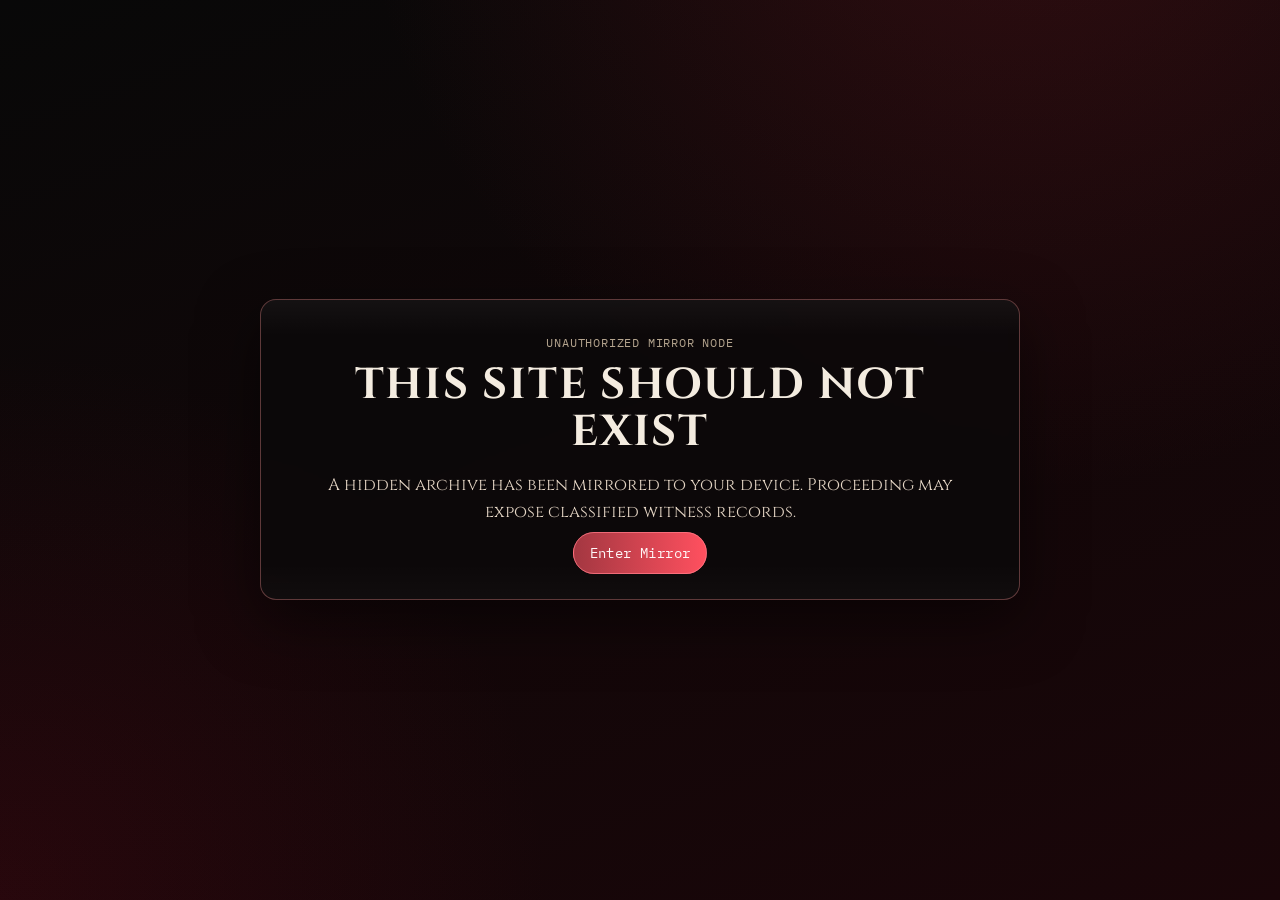
<file: index.html>
<!doctype html>
<html lang="en">
  <head>
    <meta charset="UTF-8" />
    <meta name="viewport" content="width=device-width, initial-scale=1.0" />
    <title>Mirror Gate | Cursed Archive</title>
    <link rel="stylesheet" href="./assets/styles.css" />
  </head>
  <body class="horror">
    <main class="scene scene-center">
      <section class="card card-portal stagger">
        <p class="mono subtle">UNAUTHORIZED MIRROR NODE</p>
        <h1 class="title-main" data-glitch>
          this site should not exist
        </h1>
        <p class="lead">
          A hidden archive has been mirrored to your device. Proceeding may
          expose classified witness records.
        </p>
        <a class="btn btn-danger" href="./intake.html">Enter Mirror</a>
      </section>
    </main>
    <script src="./assets/script.js"></script>
  </body>
</html>
</file>
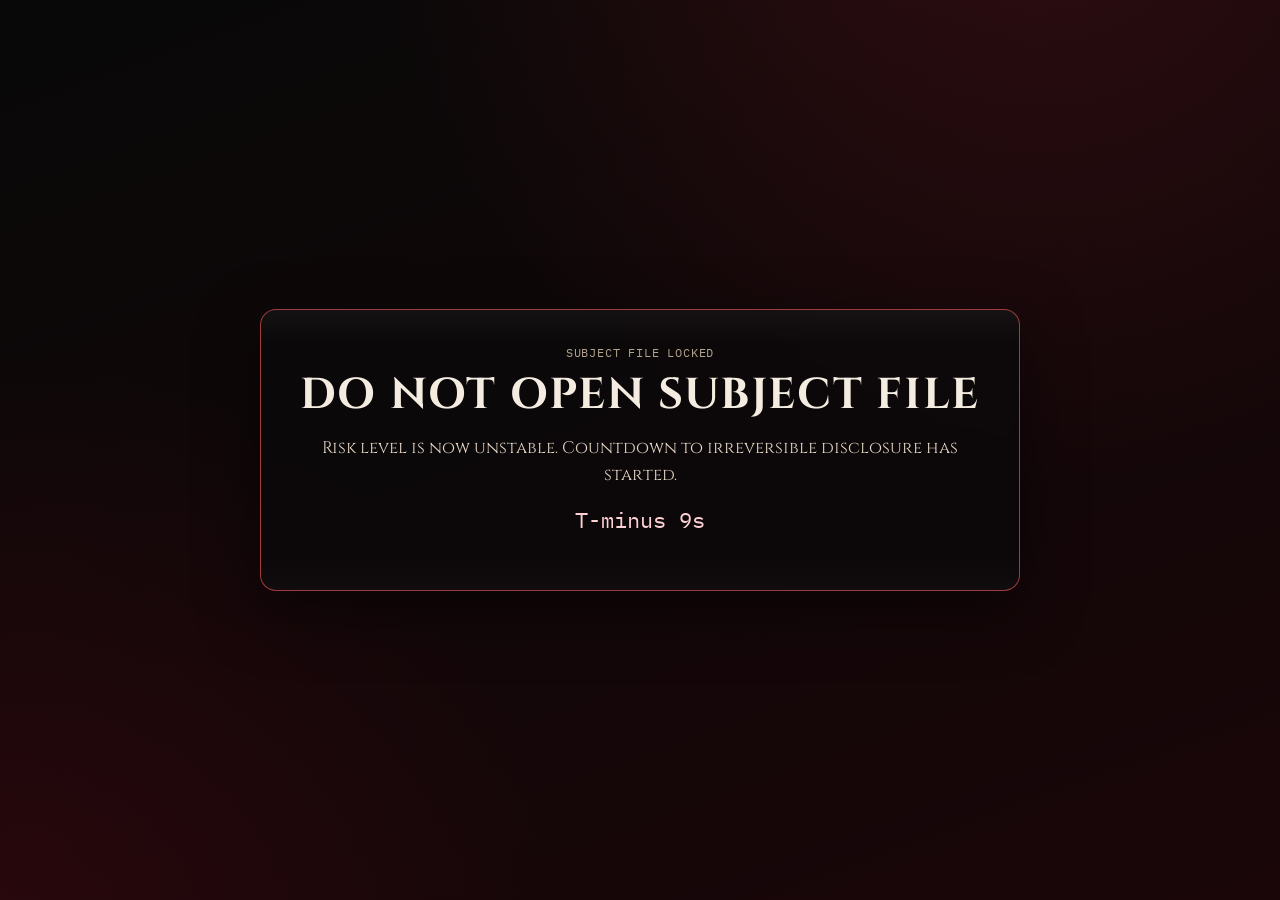
<file: final-warning.html>
<!doctype html>
<html lang="en">
  <head>
    <meta charset="UTF-8" />
    <meta name="viewport" content="width=device-width, initial-scale=1.0" />
    <title>Final Warning | Cursed Archive</title>
    <link rel="stylesheet" href="./assets/styles.css" />
  </head>
  <body class="horror">
    <main class="scene scene-center">
      <section class="card card-alert stagger">
        <p class="mono subtle">SUBJECT FILE LOCKED</p>
        <h1 class="title-main" data-glitch>do not open subject file</h1>
        <p class="lead">
          Risk level is now unstable. Countdown to irreversible disclosure has
          started.
        </p>
        <p class="countdown mono">T-minus <span data-countdown>10</span>s</p>
        <div id="decryptLoader" class="loader hidden">
          <p class="mono">Decrypting sealed confession...</p>
          <div class="progress-wrap">
            <div class="progress-bar" id="progressBar"></div>
          </div>
        </div>
        <div class="actions">
          <button class="btn btn-danger hidden" id="openFileBtn" type="button">
            Open Subject File
          </button>
        </div>
      </section>
    </main>
    <script src="./assets/script.js"></script>
  </body>
</html>
</file>
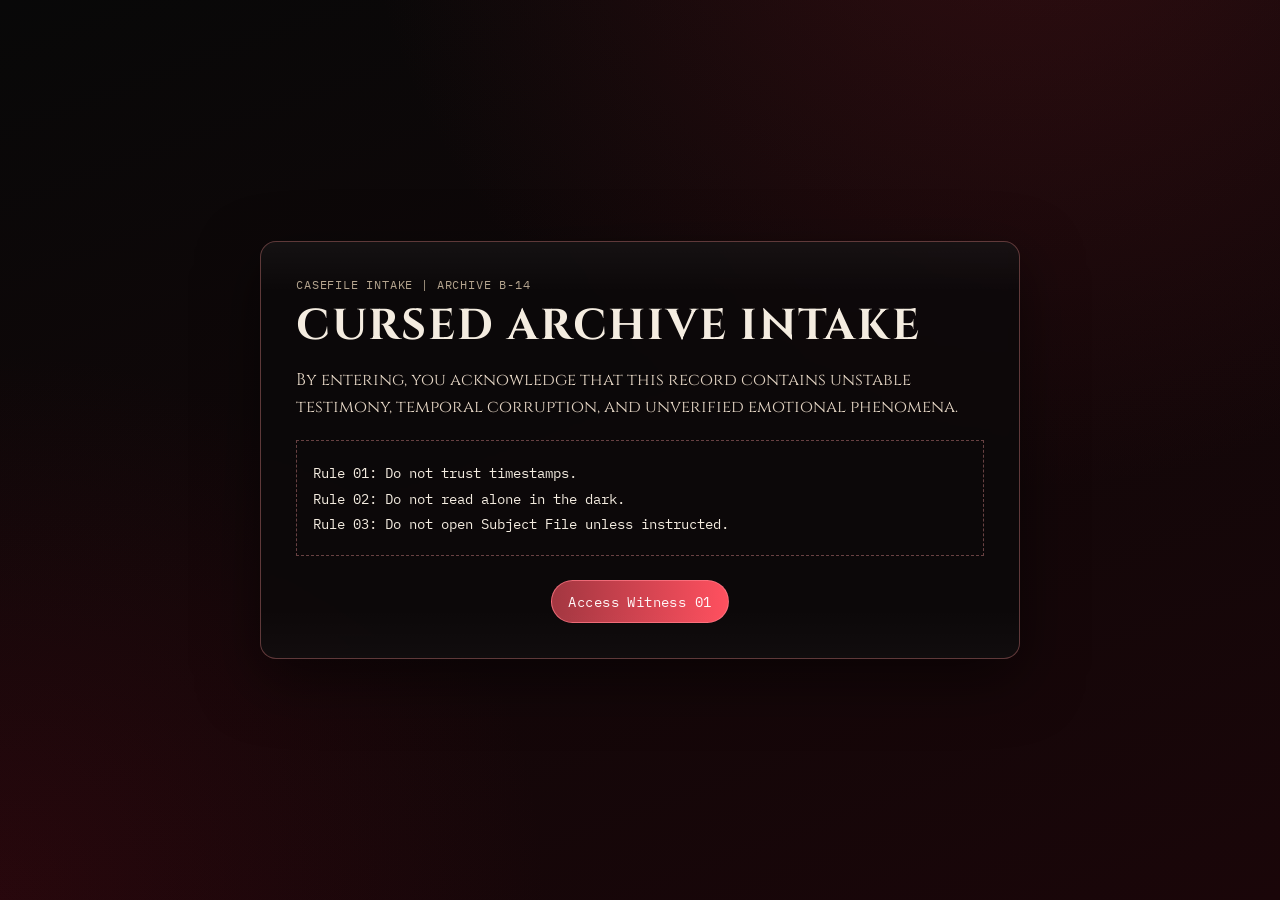
<file: intake.html>
<!doctype html>
<html lang="en">
  <head>
    <meta charset="UTF-8" />
    <meta name="viewport" content="width=device-width, initial-scale=1.0" />
    <title>Intake | Cursed Archive</title>
    <link rel="stylesheet" href="./assets/styles.css" />
  </head>
  <body class="horror">
    <main class="scene">
      <section class="card stagger">
        <p class="mono subtle">CASEFILE INTAKE | ARCHIVE B-14</p>
        <h1 class="title-main" data-glitch>Cursed Archive Intake</h1>
        <p class="lead">
          By entering, you acknowledge that this record contains unstable
          testimony, temporal corruption, and unverified emotional phenomena.
        </p>
        <div class="rule-box">
          <p>Rule 01: Do not trust timestamps.</p>
          <p>Rule 02: Do not read alone in the dark.</p>
          <p>Rule 03: Do not open Subject File unless instructed.</p>
        </div>
        <div class="actions">
          <a class="btn btn-danger" href="./witness-01.html">Access Witness 01</a>
        </div>
      </section>
    </main>
    <script src="./assets/script.js"></script>
  </body>
</html>
</file>
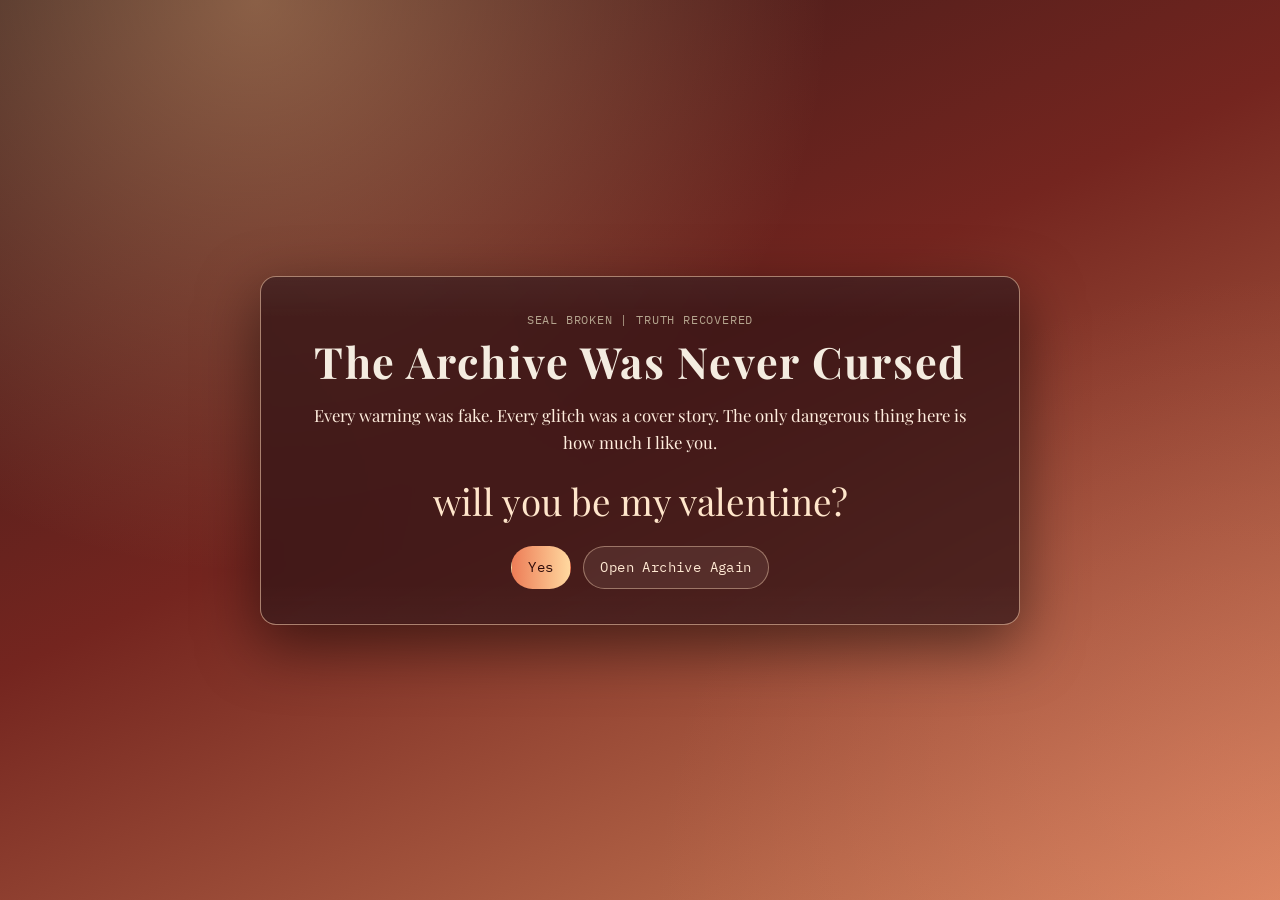
<file: reveal.html>
<!doctype html>
<html lang="en">
  <head>
    <meta charset="UTF-8" />
    <meta name="viewport" content="width=device-width, initial-scale=1.0" />
    <title>Reveal | Cursed Archive</title>
    <link rel="stylesheet" href="./assets/styles.css" />
  </head>
  <body class="reveal">
    <main class="scene scene-center">
      <section class="card card-reveal stagger" id="revealCard">
        <p class="mono subtle">SEAL BROKEN | TRUTH RECOVERED</p>
        <h1 class="title-main reveal-title">The Archive Was Never Cursed</h1>
        <p class="lead reveal-lead">
          Every warning was fake. Every glitch was a cover story. The only
          dangerous thing here is how much I like you.
        </p>
        <p class="question">will you be my valentine?</p>
        <div class="actions">
          <button class="btn btn-love" id="yesBtn" type="button">Yes</button>
          <a class="btn btn-ghost" href="./intake.html">Open Archive Again</a>
        </div>
        <section class="note hidden" id="loveNote">
          <p class="note-title">Recovered Personal Note</p>
          <p>
            Jaskaran wants one official date night request on record:
            <span class="highlight">February 14, 2026</span>.
          </p>
          <p>
            If you say yes, the case closes with dinner, laughter, and one very
            happy heart.
          </p>
          <p class="signature">- Jaskaran</p>
        </section>
      </section>
    </main>
    <script src="./assets/script.js"></script>
  </body>
</html>
</file>
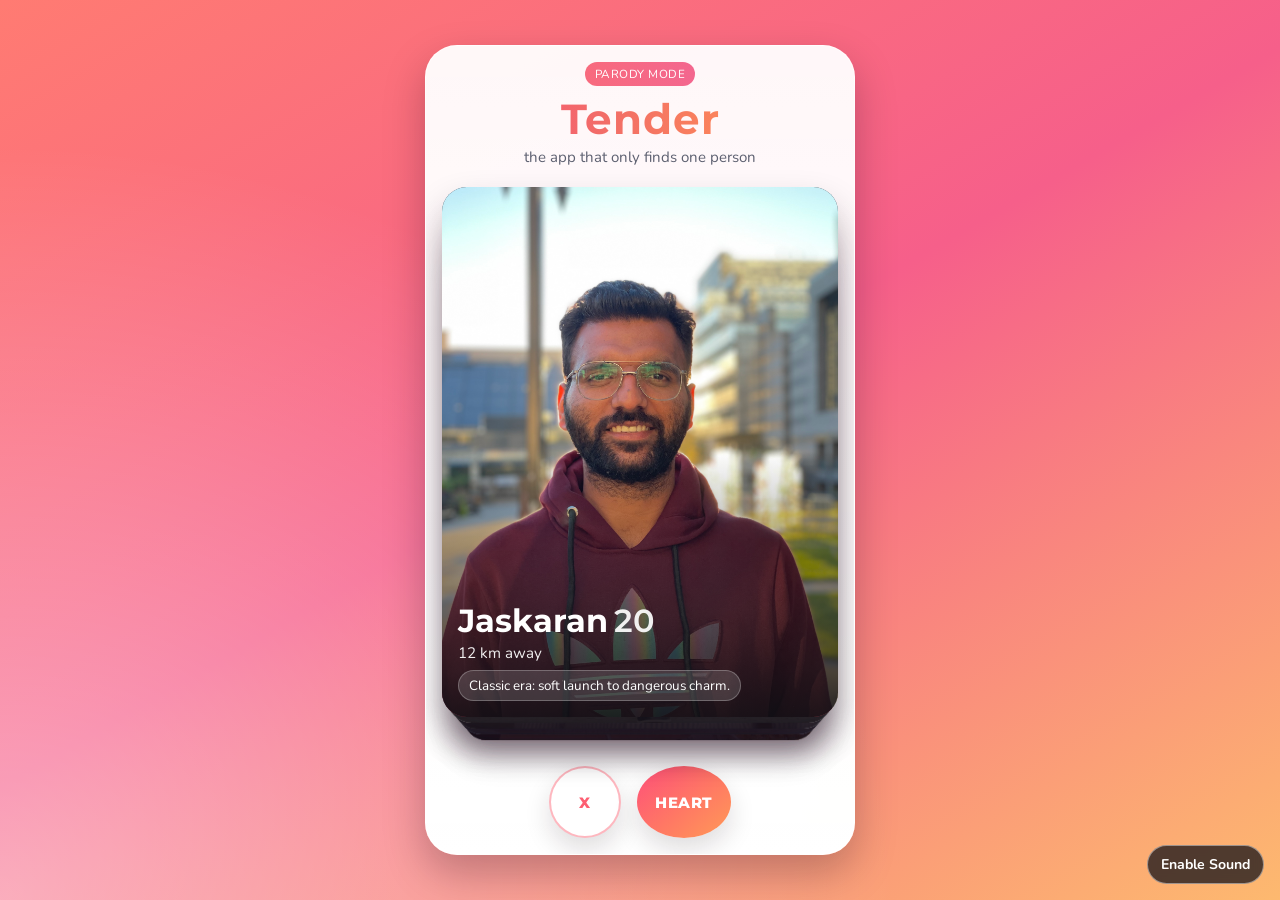
<file: tinder-parody.html>
<!doctype html>
<html lang="en">
  <head>
    <meta charset="UTF-8" />
    <meta name="viewport" content="width=device-width, initial-scale=1.0" />
    <title>Tender | Rigged Match</title>
    <link rel="stylesheet" href="./assets/tinder-parody.css" />
  </head>
  <body>
    <main class="app-shell">
      <header class="app-top">
        <p class="top-pill">Parody Mode</p>
        <h1>Tender</h1>
        <p class="top-sub">the app that only finds one person</p>
      </header>

      <section class="deck-wrap" id="deckWrap">
        <div class="card-stack" id="cardStack" aria-live="polite"></div>
      </section>

      <p class="toast" id="toast" role="status" aria-live="assertive"></p>

      <section class="actions" id="actions">
        <button class="action-btn nope" id="leftBtn" type="button" aria-label="Swipe left">
          X
        </button>
        <button class="action-btn like" id="rightBtn" type="button" aria-label="Swipe right">
          HEART
        </button>
      </section>

      <section class="final-panel hidden" id="finalPanel">
        <p class="final-label">Match protocol complete</p>
        <h2>will you be valentine?</h2>
        <button class="yes-btn" id="yesBtn" type="button">YES</button>
      </section>
    </main>

    <button class="audio-toggle" id="audioToggle" type="button">Enable Sound</button>
    <canvas class="confetti-canvas" id="confettiCanvas" aria-hidden="true"></canvas>

    <audio id="ambientAudio" loop preload="auto" src="./assets/audio/ambient.mp3"></audio>
    <audio id="leftAudio" preload="auto" src="./assets/audio/swipe-left.mp3"></audio>
    <audio id="rightAudio" preload="auto" src="./assets/audio/swipe-right.mp3"></audio>
    <audio id="matchAudio" preload="auto" src="./assets/audio/match.mp3"></audio>

    <script src="./assets/tinder-parody.js"></script>
  </body>
</html>
</file>
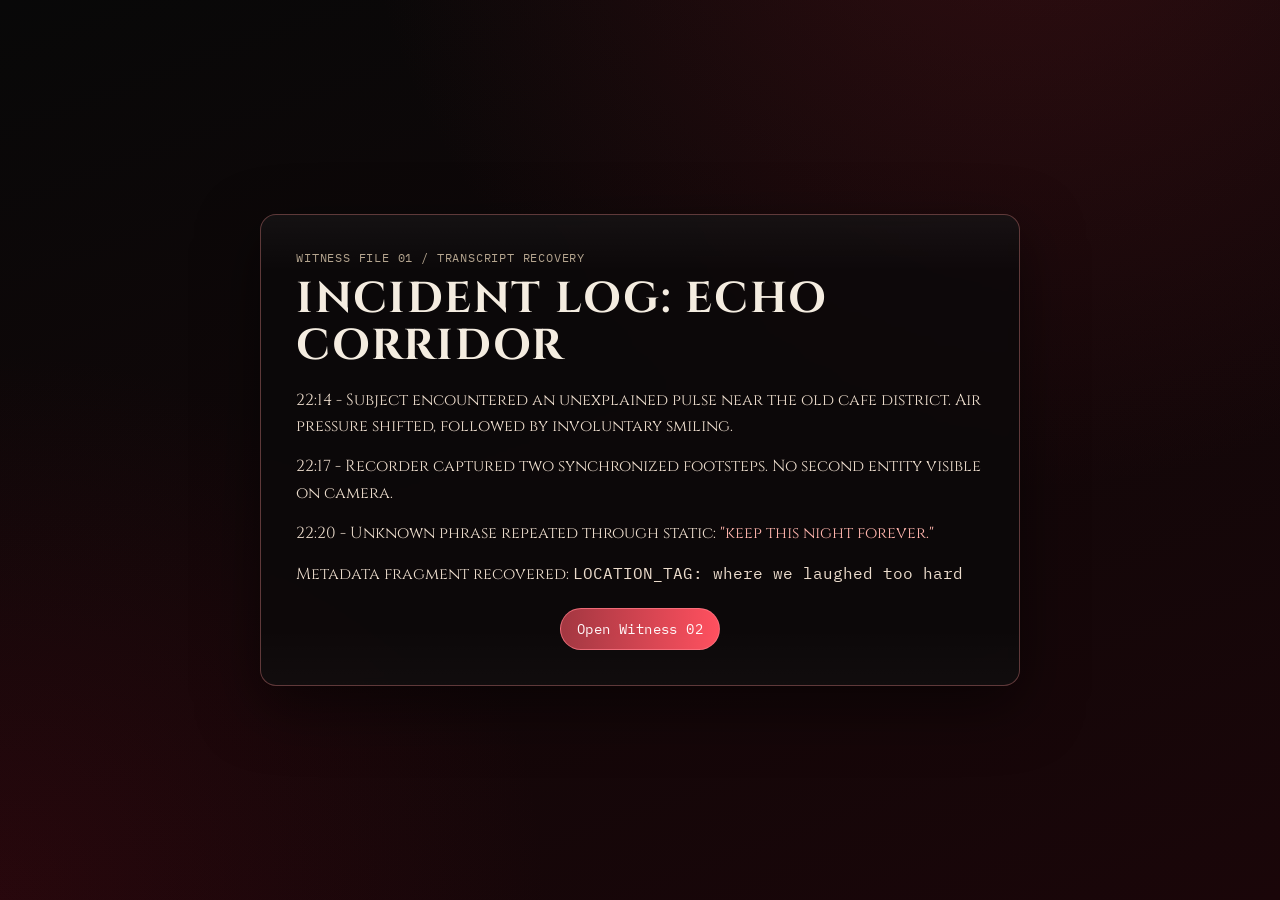
<file: witness-01.html>
<!doctype html>
<html lang="en">
  <head>
    <meta charset="UTF-8" />
    <meta name="viewport" content="width=device-width, initial-scale=1.0" />
    <title>Witness 01 | Cursed Archive</title>
    <link rel="stylesheet" href="./assets/styles.css" />
  </head>
  <body class="horror">
    <main class="scene">
      <section class="card stagger">
        <p class="mono subtle">WITNESS FILE 01 / TRANSCRIPT RECOVERY</p>
        <h1 class="title-main" data-glitch>Incident Log: Echo Corridor</h1>
        <article class="log">
          <p>
            22:14 - Subject encountered an unexplained pulse near the old cafe
            district. Air pressure shifted, followed by involuntary smiling.
          </p>
          <p>
            22:17 - Recorder captured two synchronized footsteps. No second
            entity visible on camera.
          </p>
          <p>
            22:20 - Unknown phrase repeated through static:
            <span class="highlight">"keep this night forever."</span>
          </p>
          <p>
            Metadata fragment recovered:
            <span class="mono">LOCATION_TAG: where we laughed too hard</span>
          </p>
        </article>
        <div class="actions">
          <a class="btn btn-danger" href="./witness-02.html">Open Witness 02</a>
        </div>
      </section>
    </main>
    <script src="./assets/script.js"></script>
  </body>
</html>
</file>
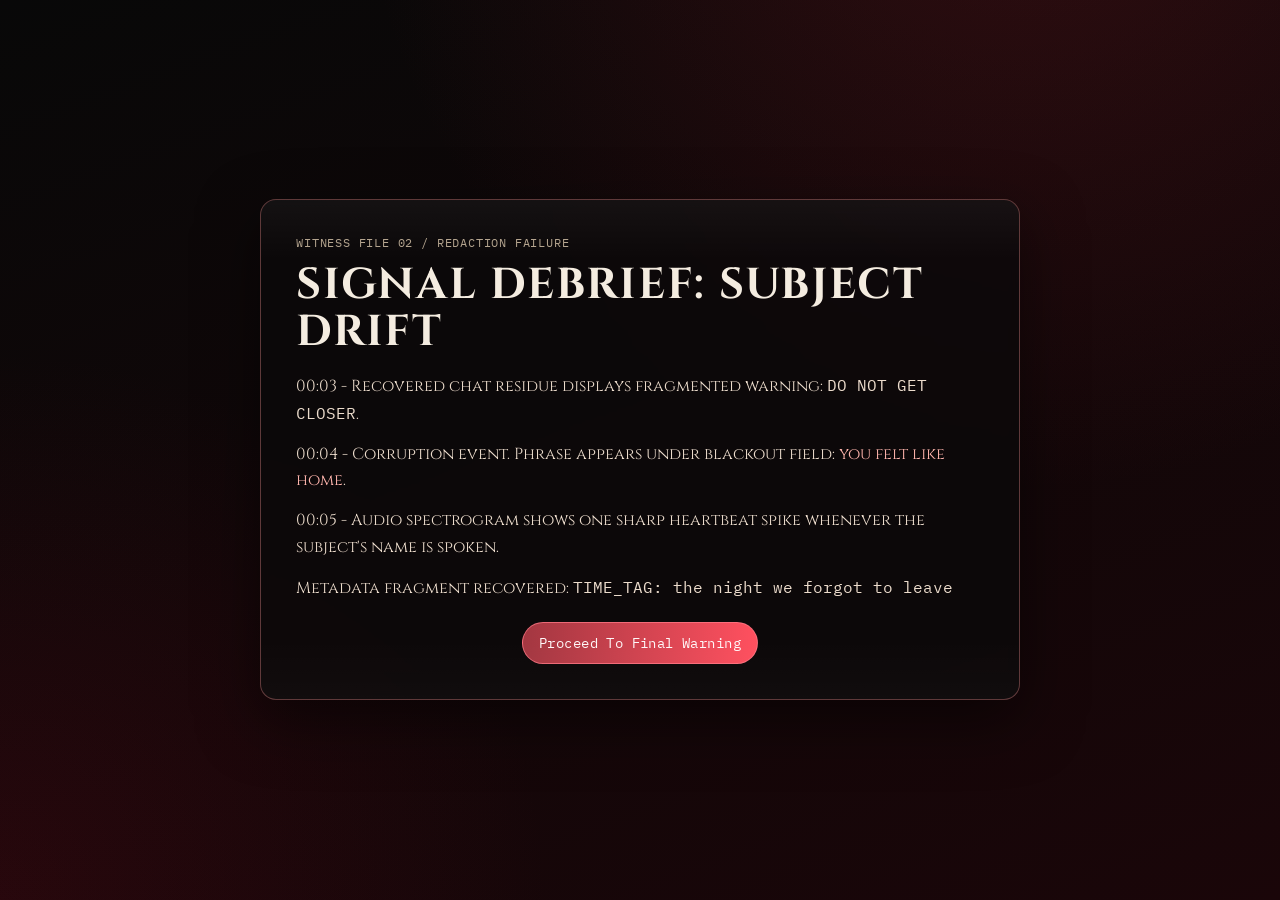
<file: witness-02.html>
<!doctype html>
<html lang="en">
  <head>
    <meta charset="UTF-8" />
    <meta name="viewport" content="width=device-width, initial-scale=1.0" />
    <title>Witness 02 | Cursed Archive</title>
    <link rel="stylesheet" href="./assets/styles.css" />
  </head>
  <body class="horror">
    <main class="scene">
      <section class="card stagger">
        <p class="mono subtle">WITNESS FILE 02 / REDACTION FAILURE</p>
        <h1 class="title-main" data-glitch>Signal Debrief: Subject Drift</h1>
        <article class="log">
          <p>
            00:03 - Recovered chat residue displays fragmented warning:
            <span class="mono">DO NOT GET CLOSER</span>.
          </p>
          <p>
            00:04 - Corruption event. Phrase appears under blackout field:
            <span class="highlight">you felt like home</span>.
          </p>
          <p>
            00:05 - Audio spectrogram shows one sharp heartbeat spike whenever
            the subject's name is spoken.
          </p>
          <p>
            Metadata fragment recovered:
            <span class="mono">TIME_TAG: the night we forgot to leave</span>
          </p>
        </article>
        <div class="actions">
          <a class="btn btn-danger" href="./final-warning.html">Proceed To Final Warning</a>
        </div>
      </section>
    </main>
    <script src="./assets/script.js"></script>
  </body>
</html>
</file>
<file: assets/styles.css>
@import url("https://fonts.googleapis.com/css2?family=Cinzel:wght@500;700&family=IBM+Plex+Mono:wght@400;500&family=Playfair+Display:wght@500;700&display=swap");

:root {
  --bg-dark: #080808;
  --bg-deep: #1a0609;
  --panel: rgba(11, 9, 10, 0.82);
  --text: #f4ece0;
  --muted: #b4a48e;
  --danger: #ff505f;
  --danger-dim: #a33741;
  --line: rgba(255, 152, 152, 0.34);
  --love1: #ffd4a8;
  --love2: #ffeede;
  --love-accent: #e05c4a;
  --shadow: 0 20px 60px rgba(0, 0, 0, 0.5);
}

*,
*::before,
*::after {
  box-sizing: border-box;
}

body {
  margin: 0;
  min-height: 100dvh;
  color: var(--text);
}

body.horror {
  font-family: "Cinzel", serif;
  background:
    radial-gradient(circle at 80% -20%, rgba(147, 29, 40, 0.28), transparent 45%),
    radial-gradient(circle at 0% 100%, rgba(111, 10, 26, 0.22), transparent 35%),
    linear-gradient(160deg, var(--bg-dark), var(--bg-deep));
}

body.reveal {
  font-family: "Playfair Display", serif;
  background:
    radial-gradient(circle at 20% 0%, rgba(255, 198, 137, 0.4), transparent 42%),
    radial-gradient(circle at 100% 100%, rgba(255, 145, 129, 0.24), transparent 40%),
    linear-gradient(155deg, #311919, #74251f 45%, #f3a46f 120%);
}

.scene {
  width: min(760px, 92vw);
  margin: 0 auto;
  min-height: 100dvh;
  display: flex;
  align-items: center;
  justify-content: center;
  padding: 2.4rem 0;
}

.scene-center {
  text-align: center;
}

.card {
  width: 100%;
  border: 1px solid var(--line);
  background: var(--panel);
  box-shadow: var(--shadow);
  backdrop-filter: blur(5px);
  padding: clamp(1.2rem, 2.8vw, 2.2rem);
  border-radius: 1rem;
  position: relative;
  overflow: hidden;
}

.card::before {
  content: "";
  position: absolute;
  inset: 0;
  pointer-events: none;
  background: linear-gradient(
    180deg,
    rgba(255, 255, 255, 0.04),
    transparent 12%,
    transparent 88%,
    rgba(255, 255, 255, 0.02)
  );
}

.card-alert {
  border-color: rgba(255, 95, 95, 0.6);
}

.card-reveal {
  border-color: rgba(255, 214, 181, 0.55);
  background: rgba(53, 21, 22, 0.78);
}

.mono {
  font-family: "IBM Plex Mono", monospace;
}

.subtle {
  color: var(--muted);
  letter-spacing: 0.07em;
  text-transform: uppercase;
  font-size: 0.72rem;
  margin: 0;
}

.title-main {
  margin: 0.7rem 0 1rem;
  font-size: clamp(1.7rem, 4.2vw, 2.7rem);
  text-transform: uppercase;
  letter-spacing: 0.04em;
  line-height: 1.1;
}

.reveal-title {
  text-transform: none;
}

.lead {
  margin: 0 0 1rem;
  color: #e5d6c5;
  line-height: 1.6;
  font-size: 1.05rem;
}

.reveal-lead {
  color: var(--love2);
}

.rule-box {
  border: 1px dashed rgba(255, 160, 160, 0.38);
  padding: 1rem;
  margin: 1.2rem 0 1.5rem;
}

.rule-box p {
  margin: 0.4rem 0;
  font-family: "IBM Plex Mono", monospace;
  font-size: 0.9rem;
}

.log p {
  margin: 0 0 0.85rem;
  line-height: 1.65;
  color: #ecdccc;
}

.highlight {
  color: #ffb5ad;
}

.countdown {
  font-size: 1.4rem;
  margin: 1rem 0;
  color: #ffd0d5;
}

.loader {
  border: 1px solid rgba(255, 177, 177, 0.3);
  padding: 1rem;
  margin: 1rem auto;
  width: min(360px, 100%);
}

.progress-wrap {
  height: 10px;
  background: rgba(255, 255, 255, 0.14);
  margin-top: 0.5rem;
  overflow: hidden;
}

.progress-bar {
  width: 0;
  height: 100%;
  background: linear-gradient(90deg, #ff8d96, #ffd6cc);
  transition: width 0.18s linear;
}

.actions {
  display: flex;
  flex-wrap: wrap;
  gap: 0.8rem;
  justify-content: center;
  margin-top: 1.3rem;
}

.btn {
  text-decoration: none;
  border: 1px solid transparent;
  padding: 0.7rem 1rem;
  border-radius: 999px;
  font-family: "IBM Plex Mono", monospace;
  font-size: 0.86rem;
  letter-spacing: 0.03em;
  cursor: pointer;
  transition: transform 0.25s ease, background-color 0.25s ease, color 0.25s ease;
}

.btn:hover,
.btn:focus-visible {
  transform: translateY(-2px);
}

.btn-danger {
  background: linear-gradient(90deg, var(--danger-dim), var(--danger));
  color: #fff7f8;
  border-color: rgba(255, 122, 135, 0.75);
}

.btn-love {
  background: linear-gradient(90deg, #ed7d57, #ffd89f);
  color: #2e0b09;
}

.btn-ghost {
  background: rgba(255, 238, 220, 0.08);
  border-color: rgba(255, 219, 188, 0.42);
  color: #ffe9d3;
}

.question {
  font-size: clamp(1.4rem, 4vw, 2.3rem);
  color: #ffe6cb;
  margin: 1.3rem 0 0.4rem;
}

.note {
  margin-top: 1.2rem;
  border: 1px solid rgba(255, 224, 197, 0.52);
  background: rgba(255, 243, 224, 0.08);
  padding: 1rem;
  text-align: left;
}

.note-title {
  font-family: "IBM Plex Mono", monospace;
  letter-spacing: 0.05em;
  text-transform: uppercase;
  margin: 0 0 0.8rem;
  color: #ffe3c5;
}

.signature {
  font-size: 1.25rem;
  margin-bottom: 0.1rem;
}

.hidden {
  display: none;
}

.stagger {
  opacity: 0;
  transform: translateY(10px) scale(0.98);
  transition: opacity 0.7s ease, transform 0.7s ease;
}

.stagger.is-visible {
  opacity: 1;
  transform: translateY(0) scale(1);
}

[data-glitch] {
  position: relative;
}

@media (max-width: 720px) {
  .title-main {
    letter-spacing: 0.02em;
  }

  .lead {
    font-size: 0.98rem;
  }

  .actions {
    flex-direction: column;
  }

  .btn {
    width: 100%;
    text-align: center;
  }
}
</file>
<file: assets/tinder-parody.css>
@import url("https://fonts.googleapis.com/css2?family=Montserrat:wght@600;700;800&family=Nunito:wght@500;700&display=swap");

:root {
  --bg-a: #ff7b72;
  --bg-b: #f65f8a;
  --bg-c: #fdb96f;
  --panel: #ffffff;
  --text: #1f1f27;
  --muted: #5d6070;
  --line: rgba(24, 24, 32, 0.12);
  --like: #23b77b;
  --nope: #fd5f72;
  --pill: rgba(255, 255, 255, 0.25);
  --shadow: 0 18px 40px rgba(32, 6, 22, 0.26);
}

*,
*::before,
*::after {
  box-sizing: border-box;
}

html,
body {
  margin: 0;
  min-height: 100dvh;
}

body {
  font-family: "Nunito", sans-serif;
  color: var(--text);
  background:
    radial-gradient(100% 120% at 0% 100%, rgba(255, 255, 255, 0.45), transparent 70%),
    linear-gradient(150deg, var(--bg-a), var(--bg-b) 48%, var(--bg-c));
  display: grid;
  place-items: center;
  padding: 1rem;
}

.app-shell {
  width: min(430px, 96vw);
  height: min(810px, 95dvh);
  border-radius: 2rem;
  background: linear-gradient(180deg, rgba(255, 255, 255, 0.95), #fff);
  box-shadow: var(--shadow);
  border: 1px solid rgba(255, 255, 255, 0.7);
  display: flex;
  flex-direction: column;
  overflow: hidden;
  position: relative;
}

.app-top {
  text-align: center;
  padding: 1rem 1rem 0.6rem;
}

.top-pill {
  width: fit-content;
  margin: 0 auto 0.55rem;
  background: linear-gradient(90deg, rgba(247, 91, 112, 0.9), rgba(242, 87, 131, 0.9));
  color: #fff;
  font-size: 0.73rem;
  padding: 0.24rem 0.62rem;
  border-radius: 999px;
  letter-spacing: 0.04em;
  text-transform: uppercase;
}

.app-top h1 {
  margin: 0;
  font-family: "Montserrat", sans-serif;
  font-size: clamp(2rem, 8vw, 2.6rem);
  letter-spacing: 0.02em;
  background: linear-gradient(90deg, #f84d7d, #f26e67 42%, #ff8e55 85%);
  -webkit-background-clip: text;
  background-clip: text;
  color: transparent;
}

.top-sub {
  margin: 0.15rem 0 0;
  color: var(--muted);
  font-size: 0.94rem;
}

.deck-wrap {
  flex: 1;
  min-height: 440px;
  padding: 0.65rem 1rem 0;
  position: relative;
}

.card-stack {
  position: relative;
  height: 100%;
  min-height: 100%;
}

.profile-card {
  position: absolute;
  inset: 0;
  border-radius: 1.55rem;
  overflow: hidden;
  background:
    linear-gradient(180deg, rgba(255, 255, 255, 0.1), transparent 18%),
    #1c1e2a;
  box-shadow: 0 18px 35px rgba(37, 19, 33, 0.23);
  touch-action: none;
  user-select: none;
  transform-origin: 50% 85%;
  will-change: transform, opacity;
  transition: transform 0.3s ease, opacity 0.3s ease;
}

.profile-card img {
  width: 100%;
  height: 100%;
  object-fit: cover;
  display: block;
}

.profile-card img.fallback {
  object-fit: contain;
  padding: 1.4rem;
  background:
    radial-gradient(circle at 20% 20%, rgba(248, 158, 94, 0.65), transparent 40%),
    radial-gradient(circle at 80% 75%, rgba(237, 81, 126, 0.62), transparent 45%),
    #2a1f2d;
}

.card-gradient {
  position: absolute;
  inset: 0;
  background: linear-gradient(180deg, transparent 50%, rgba(16, 15, 20, 0.9));
}

.card-info {
  position: absolute;
  left: 1rem;
  right: 1rem;
  bottom: 1rem;
  color: #fff;
}

.name-row {
  margin: 0;
  font-family: "Montserrat", sans-serif;
  font-size: clamp(1.5rem, 6vw, 2rem);
  line-height: 1.12;
}

.name-row span {
  font-weight: 600;
  margin-left: 0.35rem;
  opacity: 0.92;
}

.meta-row {
  margin: 0.26rem 0 0;
  font-size: 0.95rem;
  opacity: 0.93;
}

.bio {
  margin: 0.45rem 0 0;
  display: inline-block;
  background: rgba(255, 255, 255, 0.15);
  border: 1px solid rgba(255, 255, 255, 0.25);
  border-radius: 999px;
  padding: 0.32rem 0.62rem;
  font-size: 0.84rem;
}

.badge {
  position: absolute;
  top: 1.2rem;
  font-family: "Montserrat", sans-serif;
  font-size: 1.35rem;
  border: 4px solid currentColor;
  border-radius: 0.5rem;
  padding: 0.2rem 0.45rem;
  transform: rotate(-14deg);
  opacity: 0;
}

.badge.nope {
  left: 1rem;
  color: var(--nope);
}

.badge.like {
  right: 1rem;
  color: var(--like);
  transform: rotate(14deg);
}

.profile-card.is-top {
  cursor: grab;
}

.profile-card.is-top:active {
  cursor: grabbing;
}

.profile-card.swipe-left {
  transform: translate(-180%, 20%) rotate(-26deg) !important;
  opacity: 0;
}

.profile-card.swipe-right {
  transform: translate(180%, 20%) rotate(26deg) !important;
  opacity: 0;
}

.toast {
  min-height: 1.9rem;
  margin: 0.45rem 1rem 0.15rem;
  border-radius: 999px;
  background: #fff;
  border: 1px solid var(--line);
  box-shadow: 0 8px 16px rgba(26, 16, 22, 0.08);
  display: grid;
  place-items: center;
  color: var(--muted);
  font-weight: 700;
  letter-spacing: 0.01em;
  transform: scale(0.95);
  opacity: 0;
  transition: opacity 0.2s ease, transform 0.2s ease;
}

.toast.show {
  opacity: 1;
  transform: scale(1);
}

.toast.left {
  color: #ca4156;
}

.toast.right {
  color: #1f9364;
}

.actions {
  display: flex;
  justify-content: center;
  gap: 1rem;
  padding: 0.55rem 1rem 1rem;
}

.action-btn {
  border: none;
  width: 72px;
  height: 72px;
  border-radius: 50%;
  font-family: "Montserrat", sans-serif;
  font-size: 0.95rem;
  font-weight: 800;
  letter-spacing: 0.03em;
  cursor: pointer;
  box-shadow: 0 12px 26px rgba(28, 15, 20, 0.14);
  transition: transform 0.14s ease, box-shadow 0.14s ease;
}

.action-btn:hover,
.action-btn:focus-visible {
  transform: translateY(-2px);
  box-shadow: 0 14px 28px rgba(28, 15, 20, 0.2);
}

.action-btn.nope {
  background: #fff;
  border: 2px solid rgba(253, 95, 114, 0.45);
  color: var(--nope);
}

.action-btn.like {
  background: linear-gradient(140deg, #fe4f7a, #ff7864 54%, #ff9a57);
  color: #fff;
  width: 94px;
}

.final-panel {
  margin: 1rem;
  padding: 1.5rem 1rem;
  border: 1px solid rgba(253, 99, 117, 0.3);
  border-radius: 1.35rem;
  text-align: center;
  background:
    radial-gradient(circle at 15% 10%, rgba(255, 203, 179, 0.5), transparent 40%),
    linear-gradient(170deg, rgba(255, 138, 119, 0.28), rgba(255, 255, 255, 0.96));
  animation: reveal 0.33s ease both;
}

.final-label {
  margin: 0;
  text-transform: uppercase;
  font-size: 0.73rem;
  letter-spacing: 0.09em;
  color: #7c4553;
}

.final-panel h2 {
  margin: 0.55rem 0 1.1rem;
  font-family: "Montserrat", sans-serif;
  font-size: clamp(1.7rem, 8vw, 2.6rem);
  line-height: 1.15;
}

.yes-btn {
  border: none;
  width: min(290px, 86%);
  min-height: 88px;
  border-radius: 999px;
  background: linear-gradient(130deg, #ff4d7b, #ff7a61 52%, #ff9d5b);
  color: #fff;
  font-family: "Montserrat", sans-serif;
  font-size: clamp(1.4rem, 6vw, 1.95rem);
  font-weight: 800;
  letter-spacing: 0.06em;
  cursor: pointer;
  box-shadow: 0 20px 32px rgba(233, 89, 117, 0.38);
}

.yes-btn:hover,
.yes-btn:focus-visible {
  transform: translateY(-2px);
}

.audio-toggle {
  position: fixed;
  right: 1rem;
  bottom: 1rem;
  border: 1px solid rgba(255, 255, 255, 0.45);
  border-radius: 999px;
  background: rgba(20, 17, 24, 0.74);
  color: #fff;
  font-family: "Nunito", sans-serif;
  font-size: 0.88rem;
  font-weight: 700;
  padding: 0.55rem 0.8rem;
  cursor: pointer;
  backdrop-filter: blur(4px);
  z-index: 5;
}

.audio-toggle.enabled {
  background: rgba(20, 17, 24, 0.55);
  color: #f2f4f8;
}

.hidden {
  display: none !important;
}

.confetti-canvas {
  position: fixed;
  inset: 0;
  width: 100%;
  height: 100%;
  pointer-events: none;
  z-index: 4;
}

@keyframes reveal {
  from {
    opacity: 0;
    transform: translateY(8px) scale(0.98);
  }
  to {
    opacity: 1;
    transform: translateY(0) scale(1);
  }
}

@media (max-width: 480px) {
  .app-shell {
    border-radius: 1.4rem;
  }

  .action-btn {
    width: 66px;
    height: 66px;
  }

  .action-btn.like {
    width: 88px;
  }
}
</file>
